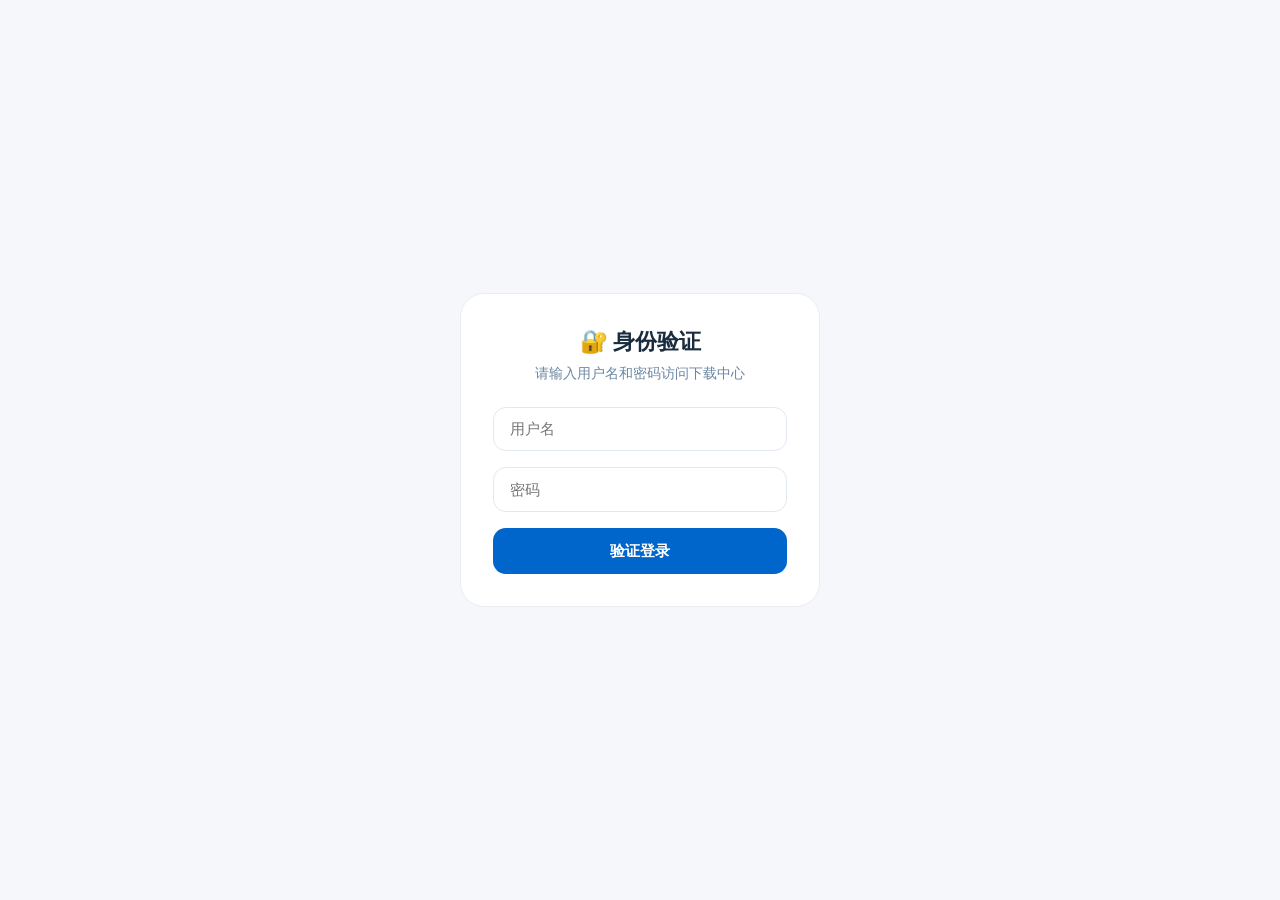
<file: download.html>
<!DOCTYPE html>
<html lang="zh-CN">

<head>
    <meta charset="UTF-8">
    <meta name="viewport" content="width=device-width, initial-scale=1.0, user-scalable=yes">
    <link rel="icon" type="image/png" href="https://i.imgs.ovh/2026/05/02/bf29034af039328180ea8abd6d6abba5.png">
    <title>下载中心 · CyberWhale</title>
    <link
        href="https://fonts.googleapis.com/css2?family=Inter:opsz,wght@14..32,300;14..32,400;14..32,500;14..32,600;14..32,700&display=swap"
        rel="stylesheet">
    <style>
        * {
            margin: 0;
            padding: 0;
            box-sizing: border-box;
        }

        body {
            font-family: 'Inter', sans-serif;
            background: #f5f7fb;
            color: #1a2c3e;
        }

        .top-toolbar {
            position: fixed;
            top: 0;
            left: 0;
            width: 100%;
            background: rgba(255, 255, 255, 0.96);
            backdrop-filter: blur(12px);
            z-index: 100;
            padding: 0.7rem 1.5rem;
            box-shadow: 0 1px 3px rgba(0, 0, 0, 0.05);
            border-bottom: 1px solid #e2e8f0;
        }

        .toolbar-container {
            max-width: 1400px;
            margin: 0 auto;
            display: flex;
            flex-wrap: wrap;
            justify-content: space-between;
            align-items: center;
            gap: 0.8rem;
        }

        .logo-area {
            font-weight: 700;
            font-size: 1.3rem;
            background: linear-gradient(135deg, #0066cc, #0099ff);
            background-clip: text;
            -webkit-background-clip: text;
            color: transparent;
            text-decoration: none;
            white-space: nowrap;
        }

        .nav-links {
            display: flex;
            gap: 1.5rem;
            align-items: center;
            flex-wrap: wrap;
        }

        .nav-item {
            text-decoration: none;
            font-weight: 500;
            font-size: 0.9rem;
            color: #4a5568;
            padding: 0.3rem 0.6rem;
            border-radius: 40px;
            transition: all 0.2s;
        }

        .nav-item:hover {
            background: rgba(0, 100, 200, 0.08);
            color: #0066cc;
        }

        .nav-item.active {
            color: #0066cc;
            background: rgba(0, 100, 200, 0.1);
        }

        .user-area {
            display: flex;
            align-items: center;
            gap: 0.6rem;
            flex-wrap: nowrap;
        }

        .user-info {
            font-size: 0.8rem;
            color: #1e2f3e;
            background: rgba(0, 100, 200, 0.08);
            padding: 0.25rem 0.8rem;
            border-radius: 40px;
            white-space: nowrap;
        }

        .admin-btn {
            background: #0066cc;
            color: white;
            border: none;
            padding: 0.25rem 0.8rem;
            border-radius: 40px;
            font-size: 0.75rem;
            font-weight: 500;
            cursor: pointer;
            transition: all 0.2s;
            white-space: nowrap;
        }

        .admin-btn:hover {
            background: #0052a3;
            transform: translateY(-1px);
        }

        .user-btn {
            background: #28a745;
            color: white;
            border: none;
            padding: 0.25rem 0.8rem;
            border-radius: 40px;
            font-size: 0.75rem;
            font-weight: 500;
            cursor: pointer;
            white-space: nowrap;
        }

        .user-btn:hover {
            background: #218838;
            transform: translateY(-1px);
        }

        .logout-btn {
            background: transparent;
            color: #6c86a3;
            border: 1px solid #e2e8f0;
            padding: 0.25rem 0.8rem;
            border-radius: 40px;
            font-size: 0.75rem;
            cursor: pointer;
            white-space: nowrap;
        }

        .logout-btn:hover {
            background: #e53e3e;
            color: white;
            border-color: #e53e3e;
        }

        .modal-overlay {
            position: fixed;
            top: 0;
            left: 0;
            width: 100%;
            height: 100%;
            background: rgba(0, 0, 0, 0.5);
            z-index: 300;
            display: flex;
            align-items: center;
            justify-content: center;
            backdrop-filter: blur(4px);
        }

        .modal {
            background: white;
            border-radius: 1rem;
            padding: 1.5rem;
            width: 90%;
            max-width: 650px;
            max-height: 85vh;
            overflow-y: auto;
            box-shadow: 0 20px 35px -10px rgba(0, 0, 0, 0.2);
        }

        .modal h3 {
            font-size: 1.2rem;
            margin-bottom: 1rem;
            color: #1a2c3e;
        }

        .modal input,
        .modal select {
            width: 100%;
            padding: 0.6rem 0.8rem;
            border: 1px solid #e2e8f0;
            border-radius: 0.6rem;
            font-size: 0.85rem;
            margin-bottom: 0.6rem;
            outline: none;
        }

        .modal input:focus,
        .modal select:focus {
            border-color: #0066cc;
        }

        .modal-buttons {
            display: flex;
            gap: 1rem;
            justify-content: flex-end;
            margin-top: 1rem;
        }

        .modal-buttons button {
            padding: 0.5rem 1.2rem;
            border-radius: 0.5rem;
            cursor: pointer;
            border: none;
            font-size: 0.85rem;
        }

        .modal-confirm {
            background: #0066cc;
            color: white;
        }

        .modal-cancel {
            background: #e2e8f0;
            color: #4a5568;
        }

        .user-list,
        .app-list {
            margin: 1rem 0;
            max-height: 300px;
            overflow-y: auto;
            border: 1px solid #e2e8f0;
            border-radius: 0.6rem;
        }

        .user-item,
        .app-item {
            display: flex;
            justify-content: space-between;
            align-items: center;
            padding: 0.6rem 1rem;
            border-bottom: 1px solid #edf2f7;
        }

        .app-name {
            font-weight: 600;
            font-size: 0.9rem;
        }

        .app-category {
            font-size: 0.7rem;
            color: #6c86a3;
            margin-left: 0.5rem;
        }

        .app-actions {
            display: flex;
            gap: 0.5rem;
        }

        .edit-app-btn,
        .delete-app-btn,
        .delete-user-btn,
        .edit-pwd-btn,
        .edit-role-btn {
            background: #0066cc;
            color: white;
            border: none;
            padding: 0.2rem 0.7rem;
            border-radius: 30px;
            font-size: 0.7rem;
            cursor: pointer;
        }

        .delete-app-btn,
        .delete-user-btn {
            background: #e53e3e;
        }

        .edit-pwd-btn {
            background: #ffc107;
            color: #1a2c3e;
        }

        .edit-role-btn {
            background: #17a2b8;
        }

        .edit-pwd-btn:hover {
            background: #e0a800;
        }

        .edit-role-btn:hover {
            background: #138496;
        }

        .login-overlay {
            position: fixed;
            top: 0;
            left: 0;
            width: 100%;
            height: 100%;
            background: #f5f7fb;
            z-index: 200;
            display: flex;
            align-items: center;
            justify-content: center;
        }

        .login-card {
            background: white;
            padding: 2rem;
            border-radius: 1.5rem;
            text-align: center;
            width: 90%;
            max-width: 360px;
            border: 1px solid #e9edf2;
        }

        .login-card h2 {
            font-size: 1.4rem;
            margin-bottom: 0.5rem;
        }

        .login-card p {
            color: #6c86a3;
            font-size: 0.85rem;
            margin-bottom: 1.5rem;
        }

        .login-input {
            width: 100%;
            padding: 0.8rem 1rem;
            border: 1px solid #e2e8f0;
            border-radius: 0.8rem;
            font-size: 0.95rem;
            margin-bottom: 1rem;
            outline: none;
        }

        .login-btn {
            width: 100%;
            background: #0066cc;
            color: white;
            border: none;
            padding: 0.8rem;
            border-radius: 0.8rem;
            font-size: 0.95rem;
            font-weight: 600;
            cursor: pointer;
        }

        .error-msg {
            color: #e53e3e;
            font-size: 0.8rem;
            margin-top: 1rem;
            display: none;
        }

        .main-content {
            display: none;
        }

        .container {
            max-width: 1400px;
            margin: 0 auto;
            padding: 6rem 2rem 2rem;
        }

        .page-header {
            margin-bottom: 1.5rem;
        }

        h1 {
            font-size: 1.8rem;
            font-weight: 700;
            margin-bottom: 0.2rem;
        }

        .subtitle {
            color: #6c86a3;
            font-size: 0.85rem;
        }

        .category {
            margin-bottom: 2rem;
            background: white;
            border-radius: 1rem;
            overflow-x: auto;
            border: 1px solid #e9edf2;
        }

        .category-title {
            font-size: 1.1rem;
            font-weight: 600;
            padding: 0.8rem 1.2rem;
            background: #f8fafc;
            border-bottom: 2px solid #e2e8f0;
        }

        .software-table {
            width: 100%;
            min-width: 800px;
            border-collapse: collapse;
        }

        .software-table th {
            text-align: left;
            padding: 0.7rem 0.6rem;
            background: #f9fafb;
            font-weight: 600;
            font-size: 0.7rem;
            color: #4a5568;
            border-bottom: 1px solid #e2e8f0;
        }

        .software-table td {
            padding: 0.7rem 0.6rem;
            border-bottom: 1px solid #edf2f7;
            font-size: 0.8rem;
        }

        .software-name {
            font-weight: 600;
            white-space: nowrap;
        }

        .download-btn {
            background: #0066cc;
            color: white;
            border: none;
            padding: 0.2rem 0.7rem;
            border-radius: 30px;
            font-size: 0.65rem;
            cursor: pointer;
        }

        .download-btn.mac-intel {
            background: #5a67d8;
        }

        .download-btn.mac-apple {
            background: #805ad5;
        }

        .download-btn.linux {
            background: #2b6cb0;
        }

        .version-badge {
            background: #e2e8f0;
            color: #2d3748;
            padding: 0.15rem 0.5rem;
            border-radius: 20px;
            font-size: 0.7rem;
            white-space: nowrap;
        }

        .date-text {
            font-size: 0.7rem;
            color: #6c86a3;
        }

        .source-link {
            color: #6c86a3;
            text-decoration: none;
            font-size: 0.7rem;
        }

        .source-link:hover {
            color: #0066cc;
            text-decoration: underline;
        }

        .back-link {
            margin-top: 1.5rem;
            display: inline-block;
            color: #6c86a3;
            text-decoration: none;
            font-size: 0.8rem;
        }

        .back-link:hover {
            color: #0066cc;
        }

        footer {
            text-align: center;
            padding: 1.5rem;
            font-size: 0.65rem;
            color: #8a9bb0;
            border-top: 1px solid #e2e8f0;
            margin-top: 1rem;
        }

        @media (max-width: 950px) {
            .toolbar-container {
                flex-wrap: wrap;
                justify-content: center;
            }

            .user-area {
                gap: 0.4rem;
            }

            .admin-btn,
            .user-btn,
            .logout-btn,
            .user-info {
                padding: 0.2rem 0.5rem;
                font-size: 0.65rem;
            }

            .logo-area {
                font-size: 1.1rem;
            }

            .nav-links {
                gap: 0.8rem;
            }
        }
    </style>
</head>

<body>

    <div class="top-toolbar">
        <div class="toolbar-container">
            <a href="https://cyberwhale.net" class="logo-area">🐋 CyberWhale · 深海回响</a>
            <div class="nav-links">
                <a href="https://cyberwhale.net" class="nav-item">🏠 首页</a>
                <a href="https://about.cyberwhale.net" class="nav-item">✨ About Me</a>
                <a href="https://cyberwhale.net/ai" class="nav-item">🤖 Cyberwhale AI</a>
                <a href="#" class="nav-item active">📦 下载中心</a>
            </div>
            <div class="user-area" id="userArea"></div>
        </div>
    </div>

    <div class="login-overlay" id="loginOverlay">
        <div class="login-card">
            <h2>🔐 身份验证</h2>
            <p>请输入用户名和密码访问下载中心</p>
            <input type="text" class="login-input" id="usernameInput" placeholder="用户名">
            <input type="password" class="login-input" id="passwordInput" placeholder="密码">
            <button class="login-btn" id="loginBtn">验证登录</button>
            <div class="error-msg" id="errorMsg">用户名或密码错误，请重试</div>
        </div>
    </div>

    <div class="main-content" id="mainContent">
        <div class="container" id="appContainer"></div>
        <footer>© 2026 CyberWhale · 深海漫游者 | 下载链接均为官方渠道</footer>
    </div>

    <script>
        // ==================== GitHub 数据同步配置 ====================
        // 数据文件地址（公开读取，不需要 token）
        const DATA_URL = 'https://raw.githubusercontent.com/sec-whale/cyberwhale.github.io/main/data.json';

        // 全局数据
        let appData = {
            categories: ['应用', 'ISO'],
            apps: []
        };
        let usersData = [];

        // ==================== 从 GitHub 读取数据 ====================
        async function loadDataFromGitHub() {
            try {
                const response = await fetch(DATA_URL);
                if (response.ok) {
                    const data = await response.json();
                    if (data.apps) appData.apps = data.apps;
                    if (data.users) usersData = data.users;
                    if (data.categories) appData.categories = data.categories;
                    return true;
                } else {
                    console.log('读取失败，使用默认数据');
                    useDefaultData();
                    return false;
                }
            } catch (e) {
                console.log('网络错误，使用默认数据', e);
                useDefaultData();
                return false;
            }
        }

        function useDefaultData() {
            usersData = [
                { username: 'admin', password: 'admin', role: 'admin' }
            ];
            appData.apps = [
                { id: '1', name: 'VS Code', type: 'app', category: '应用', version: '1.99.0', date: '2025-04', source: 'Microsoft', sourceUrl: 'https://code.visualstudio.com/', win: 'https://code.visualstudio.com/download#windows', macIntel: 'https://code.visualstudio.com/download#macos-intel', macApple: 'https://code.visualstudio.com/download#macos-arm', linux: 'https://code.visualstudio.com/download#linux', iso: '', icon: '💻' },
                { id: '2', name: 'Python', type: 'app', category: '应用', version: '3.13.2', date: '2025-02', source: 'Python.org', sourceUrl: 'https://python.org/', win: 'https://www.python.org/downloads/windows/', macIntel: 'https://www.python.org/downloads/macos/', macApple: 'https://www.python.org/downloads/macos/', linux: 'https://www.python.org/downloads/source/', iso: '', icon: '🐍' },
                { id: '3', name: 'Git', type: 'app', category: '应用', version: '2.49.0', date: '2025-01', source: 'Git SCM', sourceUrl: 'https://git-scm.com/', win: 'https://git-scm.com/download/win', macIntel: 'https://git-scm.com/download/mac', macApple: 'https://git-scm.com/download/mac', linux: 'https://git-scm.com/download/linux', iso: '', icon: '📦' },
                { id: '4', name: 'Dev-C++', type: 'app', category: '应用', version: '5.11', date: '2015-04', source: 'SourceForge', sourceUrl: 'https://sourceforge.net/projects/orwelldevcpp/', win: 'https://sourceforge.net/projects/orwelldevcpp/files/Release%20Setup/Dev-Cpp%205.11%20TDM-GCC%204.9.2%20Setup.exe/download', macIntel: '', macApple: '', linux: '', iso: '', icon: '📝' },
                { id: '5', name: '7-Zip', type: 'app', category: '应用', version: '24.09', date: '2024-11', source: '7-zip.org', sourceUrl: 'https://7-zip.org/', win: 'https://www.7-zip.org/download.html', macIntel: '', macApple: '', linux: 'https://www.7-zip.org/download.html', iso: '', icon: '🗜️' },
                { id: '6', name: 'OBS Studio', type: 'app', category: '应用', version: '31.0.2', date: '2025-03', source: 'OBS Project', sourceUrl: 'https://obsproject.com/', win: 'https://obsproject.com/download#windows', macIntel: 'https://obsproject.com/download#macos', macApple: 'https://obsproject.com/download#macos', linux: 'https://obsproject.com/download#linux', iso: '', icon: '🎥' },
                { id: '7', name: 'Everything', type: 'app', category: '应用', version: '1.4.1', date: '2024-12', source: 'voidtools', sourceUrl: 'https://voidtools.com/', win: 'https://www.voidtools.com/downloads/', macIntel: '', macApple: '', linux: '', iso: '', icon: '🔍' },
                { id: '8', name: 'Ubuntu 24.04 LTS', type: 'iso', category: 'ISO', version: '24.04', date: '2025-04', source: 'Ubuntu', sourceUrl: 'https://ubuntu.com/', win: '', macIntel: '', macApple: '', linux: '', iso: 'https://releases.ubuntu.com/24.04/ubuntu-24.04-desktop-amd64.iso', icon: '🖥️' },
                { id: '9', name: 'Windows 11', type: 'iso', category: 'ISO', version: '23H2', date: '2025-02', source: 'Microsoft', sourceUrl: 'https://www.microsoft.com/', win: '', macIntel: '', macApple: '', linux: '', iso: 'https://www.microsoft.com/software-download/windows11', icon: '🪟' },
                { id: '10', name: 'Debian 12', type: 'iso', category: 'ISO', version: '12.5', date: '2025-03', source: 'Debian', sourceUrl: 'https://www.debian.org/', win: '', macIntel: '', macApple: '', linux: '', iso: 'https://cdimage.debian.org/debian-cd/current/amd64/iso-cd/debian-12.5.0-amd64-netinst.iso', icon: '🐧' }
            ];
        }

        // 获取用户列表
        function getUsers() { return usersData; }
        function validateUser(username, password) { return usersData.find(u => u.username === username && u.password === password) || null; }

        // 注意：以下修改功能需要手动编辑 data.json 文件
        // 因为 GitHub Pages 不能直接写入文件
        function addUser(username, password, role) {
            alert('⚠️ 提示：添加用户需要手动编辑 data.json 文件\n\n请在 GitHub 仓库中找到 data.json，添加以下内容：\n{"username":"' + username + '","password":"' + password + '","role":"' + role + '"}');
            return false;
        }
        function deleteUser(username) {
            if (username === 'admin') { alert('不能删除 admin 账号'); return false; }
            alert('⚠️ 提示：删除用户需要手动编辑 data.json 文件\n\n请在 GitHub 仓库中删除该用户的信息');
            return false;
        }
        function changePassword(username, newPassword) {
            alert('⚠️ 提示：修改密码需要手动编辑 data.json 文件\n\n请在 GitHub 仓库中找到用户 ' + username + '，修改 password 字段');
            return false;
        }
        function changeRole(username, newRole) {
            alert('⚠️ 提示：修改角色需要手动编辑 data.json 文件\n\n请在 GitHub 仓库中找到用户 ' + username + '，修改 role 字段');
            return false;
        }

        // 渲染页面
        function renderMainPage() {
            const container = document.getElementById('appContainer');
            if (!container) return;

            const appApps = appData.apps.filter(a => a.type === 'app');
            const isoApps = appData.apps.filter(a => a.type === 'iso');

            let html = `<div class="page-header"><h1>📦 下载中心</h1><div class="subtitle">赛博鲸鱼百宝箱</div></div>`;

            if (appApps.length > 0) {
                html += `<div class="category"><div class="category-title">📱 应用</div>`;
                html += `<table class="software-table"><thead><tr>
                    <th>软件</th><th>版本</th><th>更新日期</th><th>来源</th>
                    <th>Windows</th><th>macOS Intel</th><th>macOS Apple</th><th>Linux</th>
                </tr></thead><tbody>`;
                for (let app of appApps) {
                    html += `<tr>
                        <td class="software-name">${app.icon || '📎'} ${app.name}</td>
                        <td><span class="version-badge">${app.version}</span></td>
                        <td class="date-text">${app.date}</td>
                        <td><a href="#" class="source-link" data-url="${app.sourceUrl}">${app.source}</a></td>
                        <td>${app.win ? `<button class="download-btn" data-url="${app.win}">Win</button>` : '<span class="version-badge">—</span>'}</td>
                        <td>${app.macIntel ? `<button class="download-btn mac-intel" data-url="${app.macIntel}">macOS Intel</button>` : '<span class="version-badge">—</span>'}</td>
                        <td>${app.macApple ? `<button class="download-btn mac-apple" data-url="${app.macApple}">macOS Apple</button>` : '<span class="version-badge">—</span>'}</td>
                        <td>${app.linux ? `<button class="download-btn linux" data-url="${app.linux}">Linux</button>` : '<span class="version-badge">—</span>'}</td>
                    </tr>`;
                }
                html += `</tbody></table></div>`;
            }

            if (isoApps.length > 0) {
                html += `<div class="category"><div class="category-title">💿 ISO 镜像</div>`;
                html += `<table class="software-table"><thead><tr>
                    <th>名称</th><th>版本</th><th>更新日期</th><th>来源</th>
                    <th>ISO 下载</th>
                </tr></thead><tbody>`;
                for (let app of isoApps) {
                    html += `<tr>
                        <td class="software-name">${app.icon || '💿'} ${app.name}</td>
                        <td><span class="version-badge">${app.version}</span></td>
                        <td class="date-text">${app.date}</td>
                        <td><a href="#" class="source-link" data-url="${app.sourceUrl}">${app.source}</a></td>
                        <td>${app.iso ? `<button class="download-btn" data-url="${app.iso}">ISO</button>` : '<span class="version-badge">—</span>'}</td>
                    </tr>`;
                }
                html += `</tbody></table></div>`;
            }

            html += `<a href="https://cyberwhale.net" class="back-link">← 返回首页</a>`;
            container.innerHTML = html;
            document.querySelectorAll('.download-btn').forEach(btn => {
                btn.addEventListener('click', (e) => { e.preventDefault(); const url = btn.getAttribute('data-url'); if (url) window.open(url, '_blank'); });
            });
            document.querySelectorAll('.source-link').forEach(link => {
                link.addEventListener('click', (e) => { e.preventDefault(); const url = link.getAttribute('data-url'); if (url) window.open(url, '_blank'); });
            });
        }

        // ==================== 用户登录 ====================
        let currentUser = null;
        const loginOverlay = document.getElementById('loginOverlay');
        const mainContent = document.getElementById('mainContent');
        const usernameInput = document.getElementById('usernameInput');
        const passwordInput = document.getElementById('passwordInput');
        const loginBtn = document.getElementById('loginBtn');
        const errorMsg = document.getElementById('errorMsg');
        const userArea = document.getElementById('userArea');

        function renderUserArea() {
            if (!currentUser) return;
            const isAdmin = currentUser.role === 'admin';
            userArea.innerHTML = `
                <span class="user-info">👤 ${currentUser.username}${isAdmin ? '(管理员)' : ''}</span>
                ${!isAdmin ? '<button class="user-btn" id="changePwdBtn">🔑 修改密码</button>' : ''}
                <button class="logout-btn" id="logoutBtn">🚪 退出</button>
            `;
            if (!isAdmin) {
                document.getElementById('changePwdBtn')?.addEventListener('click', () => alert('修改密码需要手动编辑 data.json 文件'));
            }
            document.getElementById('logoutBtn')?.addEventListener('click', logout);
        }

        function logout() {
            currentUser = null;
            sessionStorage.removeItem('cyberwhale_current_user');
            loginOverlay.style.display = 'flex';
            mainContent.style.display = 'none';
            if (usernameInput) usernameInput.value = '';
            if (passwordInput) passwordInput.value = '';
            if (errorMsg) errorMsg.style.display = 'none';
        }

        function doLogin() {
            const user = validateUser(usernameInput.value.trim(), passwordInput.value);
            if (user) {
                currentUser = user;
                sessionStorage.setItem('cyberwhale_current_user', JSON.stringify(user));
                loginOverlay.style.display = 'none';
                mainContent.style.display = 'block';
                renderUserArea();
                errorMsg.style.display = 'none';
            } else {
                errorMsg.style.display = 'block';
                usernameInput.value = ''; passwordInput.value = ''; usernameInput.focus();
            }
        }

        // ==================== 初始化 ====================
        async function init() {
            // 显示加载提示
            const container = document.getElementById('appContainer');
            if (container) container.innerHTML = '<div style="text-align:center; padding:3rem;">📡 正在加载数据...</div>';

            await loadDataFromGitHub();
            renderMainPage();

            const savedUser = sessionStorage.getItem('cyberwhale_current_user');
            if (savedUser) {
                try {
                    const user = JSON.parse(savedUser);
                    if (validateUser(user.username, user.password)) {
                        currentUser = user;
                        loginOverlay.style.display = 'none';
                        mainContent.style.display = 'block';
                        renderUserArea();
                    } else { loginOverlay.style.display = 'flex'; }
                } catch (e) { loginOverlay.style.display = 'flex'; }
            } else { loginOverlay.style.display = 'flex'; }
        }

        if (loginBtn) loginBtn.addEventListener('click', doLogin);
        if (usernameInput) usernameInput.addEventListener('keypress', (e) => { if (e.key === 'Enter') doLogin(); });
        if (passwordInput) passwordInput.addEventListener('keypress', (e) => { if (e.key === 'Enter') doLogin(); });

        init();
    </script>
</body>

</html>
</file>
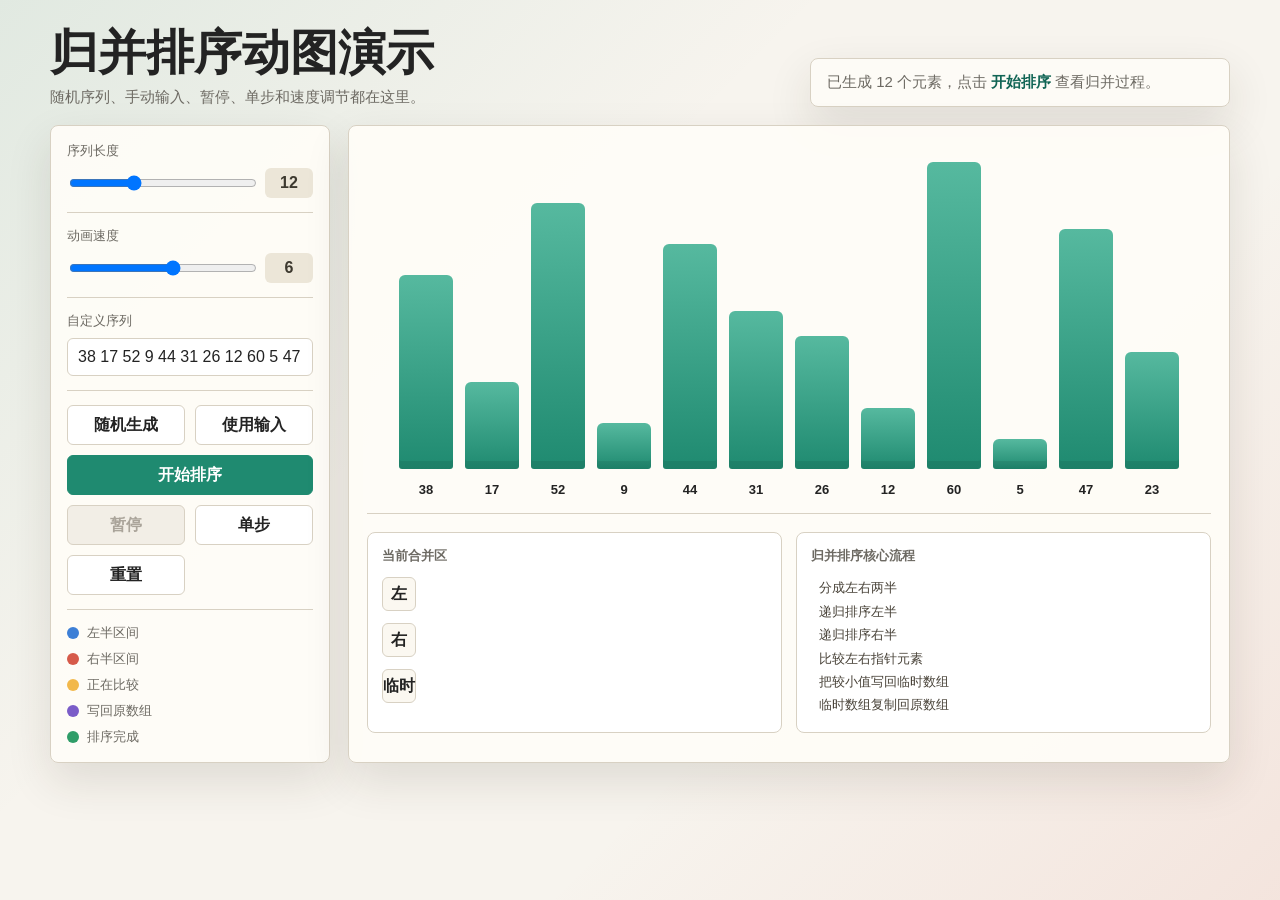
<file: guibing.html>
<!DOCTYPE html>
<html lang="zh-CN">
<head>
  <meta charset="UTF-8">
  <meta name="viewport" content="width=device-width, initial-scale=1.0">
  <title>归并排序动图演示</title>
  <style>
    :root {
      --bg: #f7f4ee;
      --ink: #232323;
      --muted: #6d6a63;
      --line: #d8d1c3;
      --panel: #fffdf8;
      --accent: #1f8a70;
      --accent-dark: #116555;
      --left: #3d7fd6;
      --right: #d65a4a;
      --compare: #f2b84b;
      --write: #7a5cc8;
      --done: #2f9d68;
      --shadow: 0 18px 45px rgba(52, 43, 28, 0.12);
    }

    * {
      box-sizing: border-box;
    }

    body {
      margin: 0;
      min-height: 100vh;
      font-family: "Microsoft YaHei", "PingFang SC", Arial, sans-serif;
      color: var(--ink);
      background:
        linear-gradient(135deg, rgba(31, 138, 112, 0.10), transparent 38%),
        linear-gradient(315deg, rgba(214, 90, 74, 0.10), transparent 34%),
        var(--bg);
    }

    main {
      width: min(1180px, calc(100% - 32px));
      margin: 0 auto;
      padding: 28px 0 36px;
    }

    header {
      display: flex;
      align-items: flex-end;
      justify-content: space-between;
      gap: 20px;
      margin-bottom: 18px;
    }

    h1 {
      margin: 0;
      font-size: clamp(28px, 4vw, 48px);
      line-height: 1.05;
      letter-spacing: 0;
    }

    .subtitle {
      margin: 10px 0 0;
      color: var(--muted);
      font-size: 15px;
    }

    .status {
      min-width: min(420px, 100%);
      padding: 14px 16px;
      border: 1px solid var(--line);
      border-radius: 8px;
      background: rgba(255, 253, 248, 0.82);
      box-shadow: var(--shadow);
      font-size: 15px;
      color: var(--muted);
    }

    .status strong {
      color: var(--accent-dark);
    }

    .workspace {
      display: grid;
      grid-template-columns: 280px minmax(0, 1fr);
      gap: 18px;
      align-items: stretch;
    }

    .controls,
    .board {
      border: 1px solid var(--line);
      border-radius: 8px;
      background: rgba(255, 253, 248, 0.92);
      box-shadow: var(--shadow);
    }

    .controls {
      padding: 16px;
    }

    .group {
      padding: 14px 0;
      border-bottom: 1px solid var(--line);
    }

    .group:first-child {
      padding-top: 0;
    }

    .group:last-child {
      border-bottom: 0;
      padding-bottom: 0;
    }

    label {
      display: block;
      margin-bottom: 8px;
      color: var(--muted);
      font-size: 13px;
    }

    input[type="range"],
    input[type="text"] {
      width: 100%;
    }

    input[type="text"] {
      height: 38px;
      padding: 0 10px;
      border: 1px solid var(--line);
      border-radius: 6px;
      font: inherit;
      color: var(--ink);
      background: white;
    }

    .range-row {
      display: grid;
      grid-template-columns: 1fr 48px;
      gap: 10px;
      align-items: center;
    }

    .value-chip {
      display: inline-flex;
      justify-content: center;
      align-items: center;
      min-height: 30px;
      border-radius: 6px;
      background: #ece6d8;
      font-weight: 700;
      color: #3d392f;
    }

    .button-grid {
      display: grid;
      grid-template-columns: 1fr 1fr;
      gap: 10px;
    }

    button {
      min-height: 40px;
      border: 1px solid var(--line);
      border-radius: 6px;
      background: white;
      color: var(--ink);
      font: inherit;
      font-weight: 700;
      cursor: pointer;
      transition: transform 0.15s ease, background 0.15s ease, border-color 0.15s ease;
    }

    button:hover:not(:disabled) {
      transform: translateY(-1px);
      border-color: #b8ad98;
      background: #faf7ef;
    }

    button:disabled {
      cursor: not-allowed;
      color: #aaa49a;
      background: #f2eee6;
    }

    .primary {
      grid-column: span 2;
      border-color: var(--accent);
      background: var(--accent);
      color: white;
    }

    .primary:hover:not(:disabled) {
      background: var(--accent-dark);
      border-color: var(--accent-dark);
    }

    .legend {
      display: grid;
      gap: 8px;
      margin: 0;
      padding: 0;
      list-style: none;
      font-size: 13px;
      color: var(--muted);
    }

    .legend li {
      display: flex;
      align-items: center;
      gap: 8px;
    }

    .dot {
      width: 12px;
      height: 12px;
      border-radius: 50%;
      background: var(--accent);
    }

    .board {
      position: relative;
      min-height: 620px;
      padding: 18px;
      overflow: hidden;
    }

    .array-wrap {
      height: 370px;
      padding: 18px 12px 44px;
      border-bottom: 1px solid var(--line);
      display: flex;
      align-items: flex-end;
      justify-content: center;
      gap: clamp(4px, 1vw, 12px);
    }

    .bar-slot {
      position: relative;
      flex: 1 1 0;
      max-width: 54px;
      height: 100%;
      display: flex;
      align-items: flex-end;
      justify-content: center;
    }

    .bar {
      width: 100%;
      min-width: 18px;
      border-radius: 6px 6px 3px 3px;
      background: linear-gradient(180deg, #56b99f, var(--accent));
      box-shadow: inset 0 -8px 0 rgba(0, 0, 0, 0.08);
      transition: height 0.28s ease, background 0.2s ease, transform 0.2s ease;
    }

    .bar.left {
      background: linear-gradient(180deg, #71a9ed, var(--left));
    }

    .bar.right {
      background: linear-gradient(180deg, #ef887d, var(--right));
    }

    .bar.compare {
      background: linear-gradient(180deg, #ffd97a, var(--compare));
      transform: translateY(-10px);
    }

    .bar.write {
      background: linear-gradient(180deg, #aa8cf0, var(--write));
      transform: translateY(-16px);
    }

    .bar.done {
      background: linear-gradient(180deg, #65c991, var(--done));
    }

    .bar-value {
      position: absolute;
      bottom: -28px;
      width: 100%;
      text-align: center;
      font-size: 13px;
      font-weight: 700;
      color: var(--ink);
    }

    .range-marker {
      position: absolute;
      top: 18px;
      height: 336px;
      border: 2px solid rgba(122, 92, 200, 0.48);
      border-radius: 8px;
      pointer-events: none;
      transition: left 0.25s ease, width 0.25s ease, opacity 0.2s ease;
    }

    .trace {
      display: grid;
      grid-template-columns: 1fr 1fr;
      gap: 14px;
      padding-top: 18px;
    }

    .trace-panel {
      min-height: 180px;
      border: 1px solid var(--line);
      border-radius: 8px;
      padding: 14px;
      background: white;
    }

    .trace-title {
      margin: 0 0 12px;
      color: var(--muted);
      font-size: 13px;
      font-weight: 700;
    }

    .merge-row {
      display: flex;
      flex-wrap: wrap;
      gap: 8px;
      min-height: 34px;
      margin-bottom: 12px;
    }

    .cell {
      min-width: 34px;
      height: 34px;
      display: inline-flex;
      align-items: center;
      justify-content: center;
      border: 1px solid var(--line);
      border-radius: 6px;
      background: #fbf8f1;
      font-weight: 700;
    }

    .cell.left {
      border-color: rgba(61, 127, 214, 0.55);
      background: rgba(61, 127, 214, 0.12);
    }

    .cell.right {
      border-color: rgba(214, 90, 74, 0.55);
      background: rgba(214, 90, 74, 0.12);
    }

    .cell.write {
      border-color: rgba(122, 92, 200, 0.65);
      background: rgba(122, 92, 200, 0.14);
    }

    .code {
      margin: 0;
      padding: 0;
      list-style: none;
      font-family: Consolas, "Courier New", monospace;
      font-size: 13px;
      line-height: 1.8;
      color: #484238;
    }

    .code li {
      padding: 0 8px;
      border-radius: 5px;
    }

    .code li.active {
      background: rgba(242, 184, 75, 0.24);
      color: #1e1b16;
      font-weight: 700;
    }

    @media (max-width: 860px) {
      header,
      .workspace {
        grid-template-columns: 1fr;
      }

      header {
        display: block;
      }

      .status {
        margin-top: 16px;
      }

      .board {
        min-height: auto;
      }

      .array-wrap {
        height: 300px;
        padding-left: 4px;
        padding-right: 4px;
      }

      .trace {
        grid-template-columns: 1fr;
      }
    }
  </style>
</head>
<body>
  <main>
    <header>
      <div>
        <h1>归并排序动图演示</h1>
        <p class="subtitle">随机序列、手动输入、暂停、单步和速度调节都在这里。</p>
      </div>
      <div class="status" id="status">点击 <strong>随机生成</strong> 或 <strong>开始排序</strong>。</div>
    </header>

    <section class="workspace">
      <aside class="controls">
        <div class="group">
          <label for="size">序列长度</label>
          <div class="range-row">
            <input id="size" type="range" min="6" max="24" value="12">
            <span class="value-chip" id="sizeValue">12</span>
          </div>
        </div>

        <div class="group">
          <label for="speed">动画速度</label>
          <div class="range-row">
            <input id="speed" type="range" min="1" max="10" value="6">
            <span class="value-chip" id="speedValue">6</span>
          </div>
        </div>

        <div class="group">
          <label for="manual">自定义序列</label>
          <input id="manual" type="text" value="38 17 52 9 44 31 26 12 60 5 47 23">
        </div>

        <div class="group">
          <div class="button-grid">
            <button id="randomBtn">随机生成</button>
            <button id="applyBtn">使用输入</button>
            <button id="startBtn" class="primary">开始排序</button>
            <button id="pauseBtn">暂停</button>
            <button id="stepBtn">单步</button>
            <button id="resetBtn">重置</button>
          </div>
        </div>

        <div class="group">
          <ul class="legend">
            <li><span class="dot" style="background: var(--left)"></span> 左半区间</li>
            <li><span class="dot" style="background: var(--right)"></span> 右半区间</li>
            <li><span class="dot" style="background: var(--compare)"></span> 正在比较</li>
            <li><span class="dot" style="background: var(--write)"></span> 写回原数组</li>
            <li><span class="dot" style="background: var(--done)"></span> 排序完成</li>
          </ul>
        </div>
      </aside>

      <section class="board">
        <div class="array-wrap" id="arrayWrap">
          <div class="range-marker" id="rangeMarker"></div>
        </div>

        <div class="trace">
          <div class="trace-panel">
            <p class="trace-title">当前合并区</p>
            <div class="merge-row" id="leftRow"></div>
            <div class="merge-row" id="rightRow"></div>
            <div class="merge-row" id="tempRow"></div>
          </div>

          <div class="trace-panel">
            <p class="trace-title">归并排序核心流程</p>
            <ol class="code" id="code">
              <li data-line="split">分成左右两半</li>
              <li data-line="left">递归排序左半</li>
              <li data-line="right">递归排序右半</li>
              <li data-line="compare">比较左右指针元素</li>
              <li data-line="write">把较小值写回临时数组</li>
              <li data-line="copy">临时数组复制回原数组</li>
            </ol>
          </div>
        </div>
      </section>
    </section>
  </main>

  <script>
    const state = {
      array: [],
      original: [],
      steps: [],
      index: 0,
      playing: false,
      timer: null,
      active: {},
      done: false
    };

    const els = {
      size: document.querySelector("#size"),
      sizeValue: document.querySelector("#sizeValue"),
      speed: document.querySelector("#speed"),
      speedValue: document.querySelector("#speedValue"),
      manual: document.querySelector("#manual"),
      randomBtn: document.querySelector("#randomBtn"),
      applyBtn: document.querySelector("#applyBtn"),
      startBtn: document.querySelector("#startBtn"),
      pauseBtn: document.querySelector("#pauseBtn"),
      stepBtn: document.querySelector("#stepBtn"),
      resetBtn: document.querySelector("#resetBtn"),
      arrayWrap: document.querySelector("#arrayWrap"),
      rangeMarker: document.querySelector("#rangeMarker"),
      status: document.querySelector("#status"),
      leftRow: document.querySelector("#leftRow"),
      rightRow: document.querySelector("#rightRow"),
      tempRow: document.querySelector("#tempRow"),
      code: document.querySelector("#code")
    };

    function randomArray(size) {
      return Array.from({ length: size }, () => Math.floor(Math.random() * 91) + 8);
    }

    function parseManual() {
      return els.manual.value
        .split(/[\s,，]+/)
        .map(Number)
        .filter(Number.isFinite)
        .slice(0, 24);
    }

    function setArray(next) {
      state.array = next.slice();
      state.original = next.slice();
      state.steps = buildSteps(next);
      state.index = 0;
      state.playing = false;
      state.active = {};
      state.done = false;
      stopTimer();
      render();
      setStatus(`已生成 ${next.length} 个元素，点击 <strong>开始排序</strong> 查看归并过程。`);
    }

    function buildSteps(source) {
      const arr = source.slice();
      const steps = [];

      function snapshot(type, detail) {
        steps.push({
          type,
          array: arr.slice(),
          ...detail
        });
      }

      function mergeSort(l, r) {
        if (l >= r) return;
        const mid = Math.floor((l + r) / 2);
        snapshot("split", { l, mid, r, line: "split" });
        mergeSort(l, mid);
        snapshot("leftDone", { l, mid, r, line: "left" });
        mergeSort(mid + 1, r);
        snapshot("rightDone", { l, mid, r, line: "right" });
        merge(l, mid, r);
      }

      function merge(l, mid, r) {
        const left = arr.slice(l, mid + 1);
        const right = arr.slice(mid + 1, r + 1);
        const temp = [];
        let i = 0;
        let j = 0;

        while (i < left.length && j < right.length) {
          snapshot("compare", {
            l,
            mid,
            r,
            i: l + i,
            j: mid + 1 + j,
            left,
            right,
            temp: temp.slice(),
            line: "compare"
          });

          if (left[i] <= right[j]) {
            temp.push(left[i++]);
          } else {
            temp.push(right[j++]);
          }

          snapshot("take", {
            l,
            mid,
            r,
            left,
            right,
            temp: temp.slice(),
            line: "write"
          });
        }

        while (i < left.length) {
          temp.push(left[i++]);
          snapshot("take", { l, mid, r, left, right, temp: temp.slice(), line: "write" });
        }

        while (j < right.length) {
          temp.push(right[j++]);
          snapshot("take", { l, mid, r, left, right, temp: temp.slice(), line: "write" });
        }

        for (let k = 0; k < temp.length; k++) {
          arr[l + k] = temp[k];
          snapshot("copy", {
            l,
            mid,
            r,
            writeIndex: l + k,
            left,
            right,
            temp: temp.slice(),
            line: "copy"
          });
        }
      }

      mergeSort(0, arr.length - 1);
      steps.push({
        type: "done",
        array: arr.slice(),
        l: 0,
        r: arr.length - 1,
        line: "copy"
      });
      return steps;
    }

    function render() {
      const maxValue = Math.max(...state.array, 1);
      const marker = els.rangeMarker;
      els.arrayWrap.querySelectorAll(".bar-slot").forEach((node) => node.remove());

      state.array.forEach((value, index) => {
        const slot = document.createElement("div");
        const bar = document.createElement("div");
        const label = document.createElement("div");
        const classes = ["bar"];
        const active = state.active;

        if (state.done) classes.push("done");
        if (active.l <= index && index <= active.mid) classes.push("left");
        if (active.mid < index && index <= active.r) classes.push("right");
        if (index === active.i || index === active.j) classes.push("compare");
        if (index === active.writeIndex) classes.push("write");

        slot.className = "bar-slot";
        bar.className = classes.join(" ");
        bar.style.height = `${Math.max(10, (value / maxValue) * 100)}%`;
        label.className = "bar-value";
        label.textContent = value;

        slot.appendChild(bar);
        slot.appendChild(label);
        els.arrayWrap.appendChild(slot);
      });

      requestAnimationFrame(() => {
        const slots = [...els.arrayWrap.querySelectorAll(".bar-slot")];
        if (Number.isInteger(state.active.l) && Number.isInteger(state.active.r) && slots[state.active.l] && slots[state.active.r]) {
          const first = slots[state.active.l].getBoundingClientRect();
          const last = slots[state.active.r].getBoundingClientRect();
          const parent = els.arrayWrap.getBoundingClientRect();
          marker.style.left = `${first.left - parent.left}px`;
          marker.style.width = `${last.right - first.left}px`;
          marker.style.opacity = "1";
        } else {
          marker.style.opacity = "0";
        }
      });

      renderRows();
      renderCode();
      updateButtons();
    }

    function renderRows() {
      fillRow(els.leftRow, state.active.left || [], "left", "左");
      fillRow(els.rightRow, state.active.right || [], "right", "右");
      fillRow(els.tempRow, state.active.temp || [], "write", "临时");
    }

    function fillRow(row, values, cls, prefix) {
      row.innerHTML = "";
      if (!values.length) {
        const empty = document.createElement("span");
        empty.className = "cell";
        empty.textContent = prefix;
        row.appendChild(empty);
        return;
      }

      values.forEach((value) => {
        const cell = document.createElement("span");
        cell.className = `cell ${cls}`;
        cell.textContent = value;
        row.appendChild(cell);
      });
    }

    function renderCode() {
      els.code.querySelectorAll("li").forEach((line) => {
        line.classList.toggle("active", line.dataset.line === state.active.line);
      });
    }

    function setStatus(html) {
      els.status.innerHTML = html;
    }

    function describe(step) {
      if (!step) return "";
      const range = Number.isInteger(step.l) && Number.isInteger(step.r) ? `[${step.l + 1}, ${step.r + 1}]` : "";
      if (step.type === "split") return `拆分区间 <strong>${range}</strong>，先排左边再排右边。`;
      if (step.type === "leftDone") return `左半区间已经有序，准备处理右半区间。`;
      if (step.type === "rightDone") return `右半区间也有序，开始合并 <strong>${range}</strong>。`;
      if (step.type === "compare") return `比较 <strong>${step.array[step.i]}</strong> 和 <strong>${step.array[step.j]}</strong>，较小者进入临时数组。`;
      if (step.type === "take") return `较小元素已进入临时数组，继续向后扫描。`;
      if (step.type === "copy") return `把临时数组写回原位置：第 <strong>${step.writeIndex + 1}</strong> 个位置更新为 <strong>${step.array[step.writeIndex]}</strong>。`;
      if (step.type === "done") return `排序完成，整个序列已经从小到大排列。`;
      return "正在演示归并排序。";
    }

    function stepForward() {
      if (state.index >= state.steps.length) {
        finish();
        return;
      }

      const step = state.steps[state.index++];
      state.array = step.array.slice();
      state.active = step;
      state.done = step.type === "done";
      setStatus(describe(step));
      render();

      if (state.done) finish();
    }

    function play() {
      if (state.done) reset();
      state.playing = true;
      updateButtons();
      stopTimer();
      state.timer = setInterval(() => {
        stepForward();
        if (!state.playing) stopTimer();
      }, delay());
    }

    function pause() {
      state.playing = false;
      stopTimer();
      updateButtons();
    }

    function stopTimer() {
      if (state.timer) clearInterval(state.timer);
      state.timer = null;
    }

    function finish() {
      state.playing = false;
      state.done = true;
      stopTimer();
      updateButtons();
    }

    function reset() {
      state.array = state.original.slice();
      state.index = 0;
      state.active = {};
      state.done = false;
      pause();
      render();
      setStatus(`已重置序列，点击 <strong>开始排序</strong> 重新播放。`);
    }

    function delay() {
      return 950 - Number(els.speed.value) * 80;
    }

    function updateButtons() {
      els.pauseBtn.disabled = !state.playing;
      els.stepBtn.disabled = state.playing || state.done;
      els.startBtn.textContent = state.done ? "重新播放" : "开始排序";
    }

    els.size.addEventListener("input", () => {
      els.sizeValue.textContent = els.size.value;
    });

    els.speed.addEventListener("input", () => {
      els.speedValue.textContent = els.speed.value;
      if (state.playing) play();
    });

    els.randomBtn.addEventListener("click", () => {
      const next = randomArray(Number(els.size.value));
      els.manual.value = next.join(" ");
      setArray(next);
    });

    els.applyBtn.addEventListener("click", () => {
      const next = parseManual();
      if (next.length < 2) {
        setStatus(`请输入至少 <strong>2</strong> 个数字。`);
        return;
      }
      els.size.value = next.length;
      els.sizeValue.textContent = next.length;
      setArray(next);
    });

    els.startBtn.addEventListener("click", play);
    els.pauseBtn.addEventListener("click", pause);
    els.stepBtn.addEventListener("click", stepForward);
    els.resetBtn.addEventListener("click", reset);

    setArray(parseManual());
  </script>
</body>
</html>
</file>
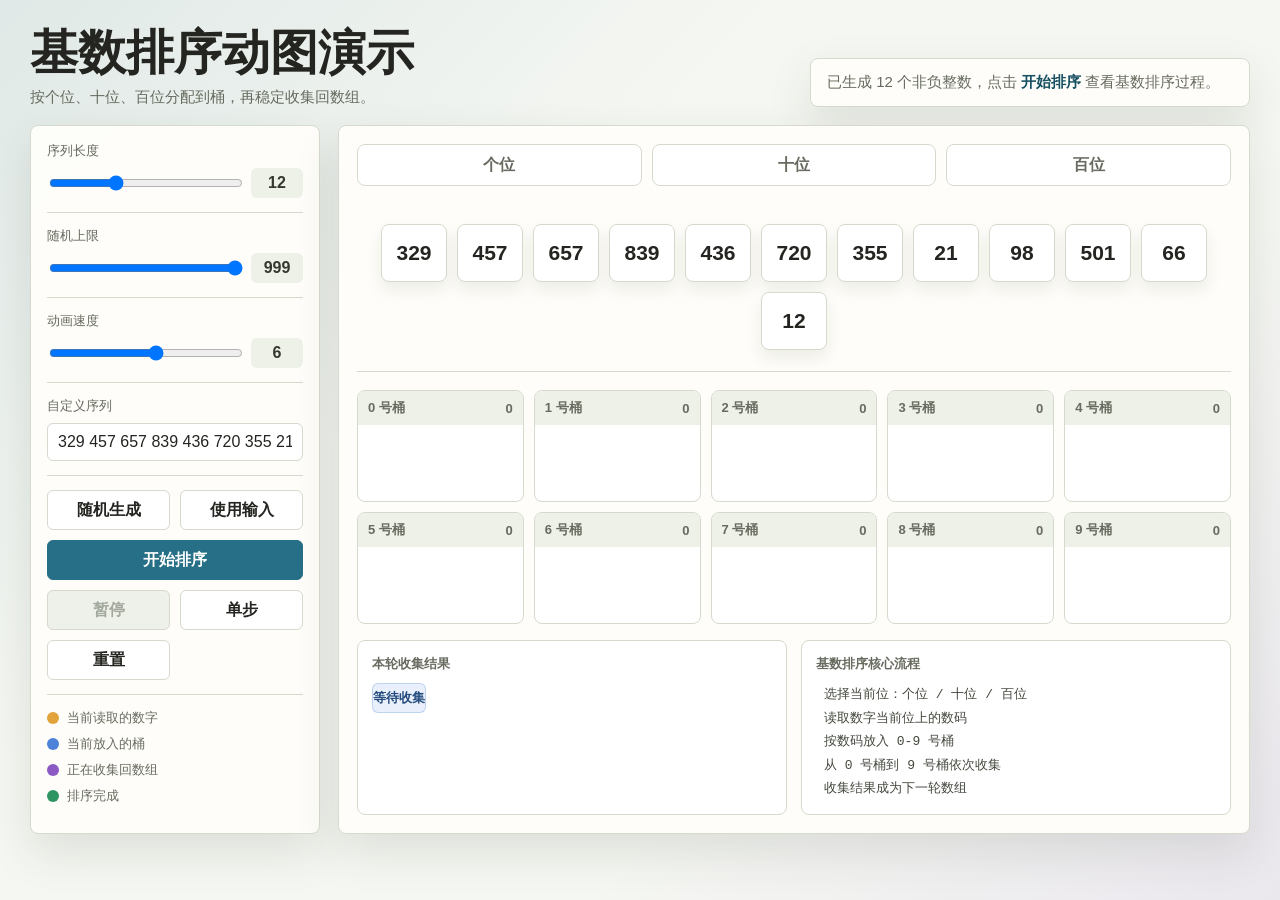
<file: radix-sort-visualizer.html>
<!DOCTYPE html>
<html lang="zh-CN">
<head>
  <meta charset="UTF-8">
  <meta name="viewport" content="width=device-width, initial-scale=1.0">
  <title>基数排序动图演示</title>
  <style>
    :root {
      --bg: #f5f7f2;
      --panel: #fffefa;
      --ink: #242520;
      --muted: #676b5f;
      --line: #d5dacd;
      --accent: #276f86;
      --accent-dark: #174f63;
      --scan: #e1a33a;
      --bucket: #4c82d8;
      --collect: #8c5ac5;
      --done: #2e9462;
      --soft: #edf1e8;
      --shadow: 0 18px 46px rgba(48, 60, 38, 0.12);
    }

    * {
      box-sizing: border-box;
    }

    body {
      margin: 0;
      min-height: 100vh;
      font-family: "Microsoft YaHei", "PingFang SC", Arial, sans-serif;
      color: var(--ink);
      background:
        linear-gradient(135deg, rgba(39, 111, 134, 0.10), transparent 36%),
        linear-gradient(315deg, rgba(140, 90, 197, 0.10), transparent 32%),
        var(--bg);
    }

    main {
      width: min(1220px, calc(100% - 32px));
      margin: 0 auto;
      padding: 28px 0 36px;
    }

    header {
      display: flex;
      justify-content: space-between;
      align-items: flex-end;
      gap: 20px;
      margin-bottom: 18px;
    }

    h1 {
      margin: 0;
      font-size: clamp(28px, 4vw, 48px);
      line-height: 1.05;
      letter-spacing: 0;
    }

    .subtitle {
      margin: 10px 0 0;
      color: var(--muted);
      font-size: 15px;
    }

    .status {
      min-width: min(440px, 100%);
      padding: 14px 16px;
      border: 1px solid var(--line);
      border-radius: 8px;
      background: rgba(255, 254, 250, 0.9);
      box-shadow: var(--shadow);
      color: var(--muted);
      font-size: 15px;
    }

    .status strong {
      color: var(--accent-dark);
    }

    .workspace {
      display: grid;
      grid-template-columns: 290px minmax(0, 1fr);
      gap: 18px;
    }

    .controls,
    .stage {
      border: 1px solid var(--line);
      border-radius: 8px;
      background: rgba(255, 254, 250, 0.94);
      box-shadow: var(--shadow);
    }

    .controls {
      padding: 16px;
    }

    .group {
      padding: 14px 0;
      border-bottom: 1px solid var(--line);
    }

    .group:first-child {
      padding-top: 0;
    }

    .group:last-child {
      padding-bottom: 0;
      border-bottom: 0;
    }

    label {
      display: block;
      margin-bottom: 8px;
      color: var(--muted);
      font-size: 13px;
    }

    input[type="range"],
    input[type="text"] {
      width: 100%;
    }

    input[type="text"] {
      height: 38px;
      padding: 0 10px;
      border: 1px solid var(--line);
      border-radius: 6px;
      background: white;
      color: var(--ink);
      font: inherit;
    }

    .range-row {
      display: grid;
      grid-template-columns: 1fr 52px;
      gap: 10px;
      align-items: center;
    }

    .value-chip {
      min-height: 30px;
      display: inline-flex;
      justify-content: center;
      align-items: center;
      border-radius: 6px;
      background: var(--soft);
      color: #34382f;
      font-weight: 700;
    }

    .button-grid {
      display: grid;
      grid-template-columns: 1fr 1fr;
      gap: 10px;
    }

    button {
      min-height: 40px;
      border: 1px solid var(--line);
      border-radius: 6px;
      background: white;
      color: var(--ink);
      font: inherit;
      font-weight: 700;
      cursor: pointer;
      transition: transform 0.15s ease, background 0.15s ease, border-color 0.15s ease;
    }

    button:hover:not(:disabled) {
      transform: translateY(-1px);
      border-color: #b7c0ad;
      background: #f8faf5;
    }

    button:disabled {
      cursor: not-allowed;
      color: #a3a89d;
      background: #eef1ea;
    }

    .primary {
      grid-column: span 2;
      border-color: var(--accent);
      background: var(--accent);
      color: white;
    }

    .primary:hover:not(:disabled) {
      background: var(--accent-dark);
      border-color: var(--accent-dark);
    }

    .legend {
      display: grid;
      gap: 8px;
      margin: 0;
      padding: 0;
      list-style: none;
      color: var(--muted);
      font-size: 13px;
    }

    .legend li {
      display: flex;
      align-items: center;
      gap: 8px;
    }

    .dot {
      width: 12px;
      height: 12px;
      border-radius: 50%;
      background: var(--accent);
    }

    .stage {
      min-height: 660px;
      padding: 18px;
      overflow: hidden;
    }

    .roundbar {
      display: grid;
      grid-template-columns: repeat(3, 1fr);
      gap: 10px;
      margin-bottom: 16px;
    }

    .round {
      min-height: 42px;
      display: flex;
      align-items: center;
      justify-content: center;
      border: 1px solid var(--line);
      border-radius: 8px;
      background: white;
      color: var(--muted);
      font-weight: 700;
    }

    .round.active {
      border-color: rgba(39, 111, 134, 0.55);
      background: rgba(39, 111, 134, 0.10);
      color: var(--accent-dark);
    }

    .array-area {
      min-height: 170px;
      border-bottom: 1px solid var(--line);
      display: flex;
      flex-wrap: wrap;
      align-content: center;
      justify-content: center;
      gap: 10px;
      padding: 18px 0;
    }

    .number-card {
      width: 66px;
      min-height: 58px;
      display: grid;
      place-items: center;
      border: 1px solid var(--line);
      border-radius: 8px;
      background: white;
      box-shadow: 0 8px 16px rgba(35, 45, 28, 0.08);
      font-size: 21px;
      font-weight: 800;
      transition: transform 0.2s ease, background 0.2s ease, border-color 0.2s ease;
      position: relative;
    }

    .number-card.scan {
      border-color: rgba(225, 163, 58, 0.78);
      background: rgba(225, 163, 58, 0.16);
      transform: translateY(-8px);
    }

    .number-card.collect {
      border-color: rgba(140, 90, 197, 0.72);
      background: rgba(140, 90, 197, 0.14);
      transform: translateY(-8px);
    }

    .number-card.done {
      border-color: rgba(46, 148, 98, 0.55);
      background: rgba(46, 148, 98, 0.12);
    }

    .digit {
      position: absolute;
      right: 6px;
      bottom: 4px;
      min-width: 18px;
      height: 18px;
      display: inline-flex;
      align-items: center;
      justify-content: center;
      border-radius: 5px;
      background: var(--scan);
      color: white;
      font-size: 12px;
      font-weight: 800;
    }

    .bucket-grid {
      display: grid;
      grid-template-columns: repeat(5, 1fr);
      gap: 10px;
      padding-top: 18px;
    }

    .bucket {
      min-height: 112px;
      border: 1px solid var(--line);
      border-radius: 8px;
      background: white;
      overflow: hidden;
    }

    .bucket.active {
      border-color: rgba(76, 130, 216, 0.7);
      box-shadow: inset 0 0 0 2px rgba(76, 130, 216, 0.12);
    }

    .bucket-head {
      display: flex;
      align-items: center;
      justify-content: space-between;
      padding: 8px 10px;
      background: var(--soft);
      color: var(--muted);
      font-size: 13px;
      font-weight: 800;
    }

    .bucket-body {
      min-height: 74px;
      padding: 8px;
      display: flex;
      flex-wrap: wrap;
      align-content: flex-start;
      gap: 6px;
    }

    .pill {
      min-width: 36px;
      height: 30px;
      display: inline-flex;
      align-items: center;
      justify-content: center;
      border-radius: 6px;
      background: rgba(76, 130, 216, 0.12);
      border: 1px solid rgba(76, 130, 216, 0.28);
      color: #254b7e;
      font-weight: 800;
      font-size: 13px;
    }

    .pill.collect {
      background: rgba(140, 90, 197, 0.14);
      border-color: rgba(140, 90, 197, 0.34);
      color: #57347e;
    }

    .trace {
      display: grid;
      grid-template-columns: 1fr 1fr;
      gap: 14px;
      padding-top: 16px;
    }

    .trace-panel {
      min-height: 142px;
      border: 1px solid var(--line);
      border-radius: 8px;
      padding: 14px;
      background: white;
    }

    .trace-title {
      margin: 0 0 10px;
      color: var(--muted);
      font-size: 13px;
      font-weight: 800;
    }

    .code {
      margin: 0;
      padding: 0;
      list-style: none;
      font-family: Consolas, "Courier New", monospace;
      font-size: 13px;
      line-height: 1.8;
      color: #43483d;
    }

    .code li {
      padding: 0 8px;
      border-radius: 5px;
    }

    .code li.active {
      background: rgba(225, 163, 58, 0.22);
      color: #201f1a;
      font-weight: 800;
    }

    .output-row {
      display: flex;
      flex-wrap: wrap;
      gap: 8px;
      min-height: 42px;
    }

    @media (max-width: 920px) {
      header,
      .workspace {
        display: block;
      }

      .status {
        margin-top: 16px;
      }

      .controls {
        margin-bottom: 18px;
      }

      .bucket-grid {
        grid-template-columns: repeat(2, 1fr);
      }

      .trace {
        grid-template-columns: 1fr;
      }
    }

    @media (max-width: 560px) {
      main {
        width: min(100% - 20px, 1220px);
      }

      .roundbar {
        grid-template-columns: 1fr;
      }

      .number-card {
        width: 56px;
        min-height: 52px;
        font-size: 18px;
      }
    }
  </style>
</head>
<body>
  <main>
    <header>
      <div>
        <h1>基数排序动图演示</h1>
        <p class="subtitle">按个位、十位、百位分配到桶，再稳定收集回数组。</p>
      </div>
      <div class="status" id="status">点击 <strong>随机生成</strong> 或 <strong>开始排序</strong>。</div>
    </header>

    <section class="workspace">
      <aside class="controls">
        <div class="group">
          <label for="size">序列长度</label>
          <div class="range-row">
            <input id="size" type="range" min="6" max="24" value="12">
            <span class="value-chip" id="sizeValue">12</span>
          </div>
        </div>

        <div class="group">
          <label for="maxValue">随机上限</label>
          <div class="range-row">
            <input id="maxValue" type="range" min="99" max="999" step="100" value="999">
            <span class="value-chip" id="maxValueText">999</span>
          </div>
        </div>

        <div class="group">
          <label for="speed">动画速度</label>
          <div class="range-row">
            <input id="speed" type="range" min="1" max="10" value="6">
            <span class="value-chip" id="speedValue">6</span>
          </div>
        </div>

        <div class="group">
          <label for="manual">自定义序列</label>
          <input id="manual" type="text" value="329 457 657 839 436 720 355 21 98 501 66 12">
        </div>

        <div class="group">
          <div class="button-grid">
            <button id="randomBtn">随机生成</button>
            <button id="applyBtn">使用输入</button>
            <button id="startBtn" class="primary">开始排序</button>
            <button id="pauseBtn">暂停</button>
            <button id="stepBtn">单步</button>
            <button id="resetBtn">重置</button>
          </div>
        </div>

        <div class="group">
          <ul class="legend">
            <li><span class="dot" style="background: var(--scan)"></span> 当前读取的数字</li>
            <li><span class="dot" style="background: var(--bucket)"></span> 当前放入的桶</li>
            <li><span class="dot" style="background: var(--collect)"></span> 正在收集回数组</li>
            <li><span class="dot" style="background: var(--done)"></span> 排序完成</li>
          </ul>
        </div>
      </aside>

      <section class="stage">
        <div class="roundbar">
          <div class="round" data-exp="1">个位</div>
          <div class="round" data-exp="10">十位</div>
          <div class="round" data-exp="100">百位</div>
        </div>

        <div class="array-area" id="arrayArea"></div>
        <div class="bucket-grid" id="bucketGrid"></div>

        <div class="trace">
          <div class="trace-panel">
            <p class="trace-title">本轮收集结果</p>
            <div class="output-row" id="outputRow"></div>
          </div>

          <div class="trace-panel">
            <p class="trace-title">基数排序核心流程</p>
            <ol class="code" id="code">
              <li data-line="round">选择当前位：个位 / 十位 / 百位</li>
              <li data-line="digit">读取数字当前位上的数码</li>
              <li data-line="bucket">按数码放入 0-9 号桶</li>
              <li data-line="collect">从 0 号桶到 9 号桶依次收集</li>
              <li data-line="copy">收集结果成为下一轮数组</li>
            </ol>
          </div>
        </div>
      </section>
    </section>
  </main>

  <script>
    const state = {
      array: [],
      original: [],
      steps: [],
      index: 0,
      playing: false,
      done: false,
      active: {},
      timer: null
    };

    const els = {
      size: document.querySelector("#size"),
      sizeValue: document.querySelector("#sizeValue"),
      maxValue: document.querySelector("#maxValue"),
      maxValueText: document.querySelector("#maxValueText"),
      speed: document.querySelector("#speed"),
      speedValue: document.querySelector("#speedValue"),
      manual: document.querySelector("#manual"),
      randomBtn: document.querySelector("#randomBtn"),
      applyBtn: document.querySelector("#applyBtn"),
      startBtn: document.querySelector("#startBtn"),
      pauseBtn: document.querySelector("#pauseBtn"),
      stepBtn: document.querySelector("#stepBtn"),
      resetBtn: document.querySelector("#resetBtn"),
      status: document.querySelector("#status"),
      arrayArea: document.querySelector("#arrayArea"),
      bucketGrid: document.querySelector("#bucketGrid"),
      outputRow: document.querySelector("#outputRow"),
      code: document.querySelector("#code"),
      rounds: [...document.querySelectorAll(".round")]
    };

    function randomArray(size, maxValue) {
      return Array.from({ length: size }, () => Math.floor(Math.random() * maxValue));
    }

    function parseManual() {
      return els.manual.value
        .split(/[\s,，]+/)
        .map(Number)
        .filter((value) => Number.isInteger(value) && value >= 0)
        .slice(0, 24);
    }

    function digitOf(value, exp) {
      return Math.floor(value / exp) % 10;
    }

    function maxExp(values) {
      const max = Math.max(...values, 0);
      let exp = 1;
      while (Math.floor(max / exp) >= 10) exp *= 10;
      return exp;
    }

    function setArray(next) {
      state.array = next.slice();
      state.original = next.slice();
      state.steps = buildSteps(next);
      state.index = 0;
      state.playing = false;
      state.done = false;
      state.active = {};
      stopTimer();
      render();
      setStatus(`已生成 ${next.length} 个非负整数，点击 <strong>开始排序</strong> 查看基数排序过程。`);
    }

    function buildSteps(source) {
      let arr = source.slice();
      const steps = [];
      const lastExp = maxExp(arr);

      for (let exp = 1; exp <= lastExp; exp *= 10) {
        const buckets = Array.from({ length: 10 }, () => []);
        steps.push({
          type: "round",
          array: arr.slice(),
          exp,
          buckets: cloneBuckets(buckets),
          output: [],
          line: "round"
        });

        for (let i = 0; i < arr.length; i++) {
          const value = arr[i];
          const digit = digitOf(value, exp);
          steps.push({
            type: "scan",
            array: arr.slice(),
            exp,
            scanIndex: i,
            digit,
            buckets: cloneBuckets(buckets),
            output: [],
            line: "digit"
          });
          buckets[digit].push(value);
          steps.push({
            type: "bucket",
            array: arr.slice(),
            exp,
            scanIndex: i,
            digit,
            buckets: cloneBuckets(buckets),
            output: [],
            line: "bucket"
          });
        }

        const output = [];
        for (let bucketIndex = 0; bucketIndex < buckets.length; bucketIndex++) {
          while (buckets[bucketIndex].length) {
            const value = buckets[bucketIndex].shift();
            output.push(value);
            steps.push({
              type: "collect",
              array: arr.slice(),
              exp,
              bucketIndex,
              collectedValue: value,
              buckets: cloneBuckets(buckets),
              output: output.slice(),
              line: "collect"
            });
          }
        }

        arr = output.slice();
        steps.push({
          type: "copy",
          array: arr.slice(),
          exp,
          buckets: cloneBuckets(buckets),
          output: output.slice(),
          line: "copy"
        });
      }

      steps.push({
        type: "done",
        array: arr.slice(),
        exp: lastExp,
        buckets: Array.from({ length: 10 }, () => []),
        output: arr.slice(),
        line: "copy"
      });
      return steps;
    }

    function cloneBuckets(buckets) {
      return buckets.map((bucket) => bucket.slice());
    }

    function render() {
      renderRounds();
      renderArray();
      renderBuckets();
      renderOutput();
      renderCode();
      updateButtons();
    }

    function renderRounds() {
      els.rounds.forEach((round) => {
        const exp = Number(round.dataset.exp);
        round.classList.toggle("active", exp === state.active.exp);
      });
    }

    function renderArray() {
      els.arrayArea.innerHTML = "";
      state.array.forEach((value, index) => {
        const card = document.createElement("div");
        const digit = document.createElement("span");
        const classes = ["number-card"];
        const activeDigit = state.active.exp ? digitOf(value, state.active.exp) : "";

        if (state.done) classes.push("done");
        if (index === state.active.scanIndex) classes.push("scan");
        if (state.active.type === "collect" && value === state.active.collectedValue) classes.push("collect");

        card.className = classes.join(" ");
        card.textContent = value;

        if (state.active.exp && !state.done) {
          digit.className = "digit";
          digit.textContent = activeDigit;
          card.appendChild(digit);
        }

        els.arrayArea.appendChild(card);
      });
    }

    function renderBuckets() {
      els.bucketGrid.innerHTML = "";
      const buckets = state.active.buckets || Array.from({ length: 10 }, () => []);

      for (let i = 0; i < 10; i++) {
        const bucket = document.createElement("div");
        const head = document.createElement("div");
        const body = document.createElement("div");

        bucket.className = "bucket";
        if (i === state.active.digit || i === state.active.bucketIndex) {
          bucket.classList.add("active");
        }

        head.className = "bucket-head";
        head.innerHTML = `<span>${i} 号桶</span><span>${buckets[i].length}</span>`;
        body.className = "bucket-body";

        buckets[i].forEach((value) => {
          const pill = document.createElement("span");
          pill.className = `pill${i === state.active.bucketIndex ? " collect" : ""}`;
          pill.textContent = value;
          body.appendChild(pill);
        });

        bucket.appendChild(head);
        bucket.appendChild(body);
        els.bucketGrid.appendChild(bucket);
      }
    }

    function renderOutput() {
      els.outputRow.innerHTML = "";
      const output = state.active.output || [];
      if (!output.length) {
        const empty = document.createElement("span");
        empty.className = "pill";
        empty.textContent = "等待收集";
        els.outputRow.appendChild(empty);
        return;
      }

      output.forEach((value) => {
        const pill = document.createElement("span");
        pill.className = "pill collect";
        pill.textContent = value;
        els.outputRow.appendChild(pill);
      });
    }

    function renderCode() {
      els.code.querySelectorAll("li").forEach((line) => {
        line.classList.toggle("active", line.dataset.line === state.active.line);
      });
    }

    function setStatus(html) {
      els.status.innerHTML = html;
    }

    function expName(exp) {
      if (exp === 1) return "个位";
      if (exp === 10) return "十位";
      if (exp === 100) return "百位";
      if (exp === 1000) return "千位";
      return `${exp} 位`;
    }

    function describe(step) {
      if (!step) return "";
      if (step.type === "round") return `开始按 <strong>${expName(step.exp)}</strong> 排序，这一轮只看当前位上的数码。`;
      if (step.type === "scan") return `读取 <strong>${step.array[step.scanIndex]}</strong> 的 ${expName(step.exp)}，数码是 <strong>${step.digit}</strong>。`;
      if (step.type === "bucket") return `把 <strong>${step.array[step.scanIndex]}</strong> 放入 <strong>${step.digit} 号桶</strong>。`;
      if (step.type === "collect") return `从 <strong>${step.bucketIndex} 号桶</strong> 收集 <strong>${step.collectedValue}</strong>，保持同桶内原有顺序。`;
      if (step.type === "copy") return `本轮收集完成，结果成为下一轮输入数组。`;
      if (step.type === "done") return `排序完成，序列已经从小到大排列。`;
      return "正在演示基数排序。";
    }

    function stepForward() {
      if (state.index >= state.steps.length) {
        finish();
        return;
      }

      const step = state.steps[state.index++];
      state.array = step.array.slice();
      state.active = step;
      state.done = step.type === "done";
      setStatus(describe(step));
      render();

      if (state.done) finish();
    }

    function play() {
      if (state.done) reset();
      state.playing = true;
      updateButtons();
      stopTimer();
      state.timer = setInterval(() => {
        stepForward();
        if (!state.playing) stopTimer();
      }, delay());
    }

    function pause() {
      state.playing = false;
      stopTimer();
      updateButtons();
    }

    function reset() {
      state.array = state.original.slice();
      state.index = 0;
      state.playing = false;
      state.done = false;
      state.active = {};
      stopTimer();
      render();
      setStatus(`已重置序列，点击 <strong>开始排序</strong> 重新播放。`);
    }

    function finish() {
      state.playing = false;
      state.done = true;
      stopTimer();
      updateButtons();
    }

    function stopTimer() {
      if (state.timer) clearInterval(state.timer);
      state.timer = null;
    }

    function delay() {
      return 980 - Number(els.speed.value) * 82;
    }

    function updateButtons() {
      els.pauseBtn.disabled = !state.playing;
      els.stepBtn.disabled = state.playing || state.done;
      els.startBtn.textContent = state.done ? "重新播放" : "开始排序";
    }

    els.size.addEventListener("input", () => {
      els.sizeValue.textContent = els.size.value;
    });

    els.maxValue.addEventListener("input", () => {
      els.maxValueText.textContent = els.maxValue.value;
    });

    els.speed.addEventListener("input", () => {
      els.speedValue.textContent = els.speed.value;
      if (state.playing) play();
    });

    els.randomBtn.addEventListener("click", () => {
      const next = randomArray(Number(els.size.value), Number(els.maxValue.value));
      els.manual.value = next.join(" ");
      setArray(next);
    });

    els.applyBtn.addEventListener("click", () => {
      const next = parseManual();
      if (next.length < 2) {
        setStatus(`请输入至少 <strong>2</strong> 个非负整数。`);
        return;
      }
      els.size.value = next.length;
      els.sizeValue.textContent = next.length;
      setArray(next);
    });

    els.startBtn.addEventListener("click", play);
    els.pauseBtn.addEventListener("click", pause);
    els.stepBtn.addEventListener("click", stepForward);
    els.resetBtn.addEventListener("click", reset);

    setArray(parseManual());
  </script>
</body>
</html>
</file>
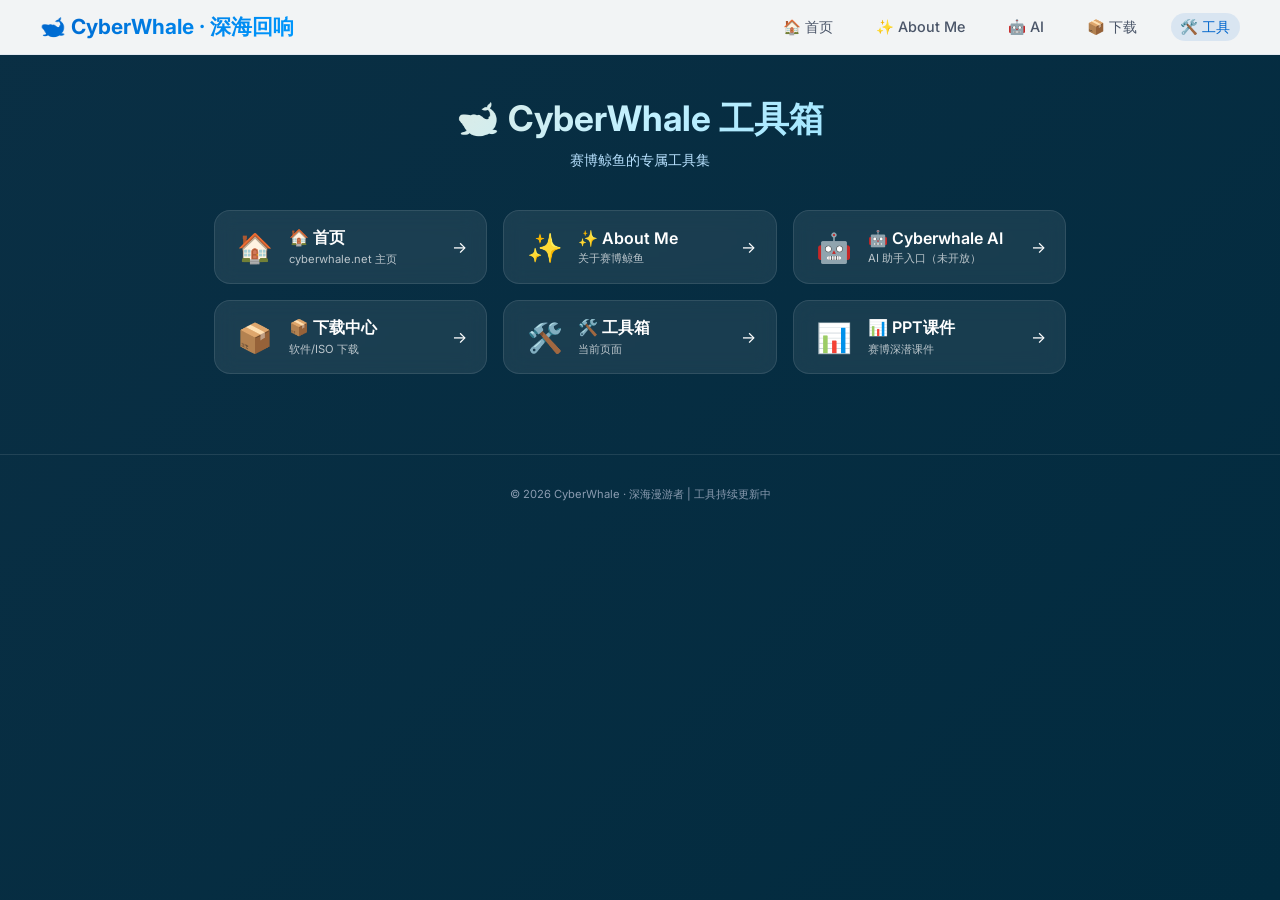
<file: tools.html>
<!DOCTYPE html>
<html lang="zh-CN">

<head>
    <meta charset="UTF-8">
    <meta name="viewport" content="width=device-width, initial-scale=1.0, user-scalable=yes">
    <title>CyberWhale 工具集</title>
    <link
        href="https://fonts.googleapis.com/css2?family=Inter:opsz,wght@14..32,300;14..32,400;14..32,500;14..32,600;14..32,700&display=swap"
        rel="stylesheet">
    <style>
        * {
            margin: 0;
            padding: 0;
            box-sizing: border-box;
        }

        body {
            font-family: 'Inter', system-ui, -apple-system, sans-serif;
            background: linear-gradient(135deg, #0a2f44 0%, #022b3f 100%);
            min-height: 100vh;
            color: #fff;
        }

        .top-toolbar {
            position: fixed;
            top: 0;
            left: 0;
            width: 100%;
            background: rgba(255, 255, 255, 0.95);
            backdrop-filter: blur(12px);
            z-index: 100;
            padding: 0.8rem 1.5rem;
            border-bottom: 1px solid #e2e8f0;
        }

        .toolbar-container {
            max-width: 1200px;
            margin: 0 auto;
            display: flex;
            flex-wrap: wrap;
            justify-content: space-between;
            align-items: center;
            gap: 1rem;
        }

        .logo-area {
            font-weight: 700;
            font-size: 1.3rem;
            background: linear-gradient(135deg, #0066cc, #0099ff);
            background-clip: text;
            -webkit-background-clip: text;
            color: transparent;
            text-decoration: none;
        }

        .nav-links {
            display: flex;
            gap: 1.5rem;
            align-items: center;
            flex-wrap: wrap;
        }

        .nav-item {
            text-decoration: none;
            font-weight: 500;
            font-size: 0.9rem;
            color: #4a5568;
            padding: 0.3rem 0.6rem;
            border-radius: 40px;
            transition: all 0.2s;
        }

        .nav-item:hover {
            background: rgba(0, 100, 200, 0.08);
            color: #0066cc;
        }

        .nav-item.active {
            color: #0066cc;
            background: rgba(0, 100, 200, 0.1);
        }

        .container {
            max-width: 900px;
            margin: 0 auto;
            padding: 6rem 1.5rem 3rem;
        }

        .page-header {
            text-align: center;
            margin-bottom: 2.5rem;
        }

        h1 {
            font-size: 2.2rem;
            font-weight: 700;
            background: linear-gradient(135deg, #FFE6C7, #C0F0FF, #7FDBFF);
            background-clip: text;
            -webkit-background-clip: text;
            color: transparent;
            margin-bottom: 0.5rem;
        }

        .subtitle {
            color: #b9e2ff;
            font-size: 0.9rem;
        }

        .tools-grid {
            display: grid;
            grid-template-columns: repeat(auto-fill, minmax(240px, 1fr));
            gap: 1rem;
        }

        .tool-card {
            background: rgba(255, 255, 255, 0.08);
            backdrop-filter: blur(10px);
            border-radius: 1rem;
            padding: 1rem 1.2rem;
            transition: all 0.25s ease;
            border: 1px solid rgba(255, 255, 255, 0.1);
            text-decoration: none;
            color: white;
            display: flex;
            align-items: center;
            gap: 0.8rem;
        }

        .tool-card:hover {
            background: rgba(255, 255, 255, 0.18);
            transform: translateY(-2px);
            border-color: #3cc5ff;
        }

        .tool-icon {
            font-size: 1.8rem;
            min-width: 42px;
            text-align: center;
        }

        .tool-info {
            flex: 1;
        }

        .tool-name {
            font-size: 1rem;
            font-weight: 600;
            margin-bottom: 0.2rem;
        }

        .tool-desc {
            font-size: 0.7rem;
            opacity: 0.7;
        }

        .footer-note {
            text-align: center;
            padding: 2rem;
            font-size: 0.7rem;
            color: #8a9bb0;
            border-top: 1px solid rgba(255, 255, 255, 0.1);
            margin-top: 2rem;
        }

        @media (max-width: 600px) {
            .container {
                padding: 5rem 1rem 2rem;
            }

            .tools-grid {
                grid-template-columns: 1fr;
            }
        }
    </style>
</head>

<body>

    <div class="top-toolbar">
        <div class="toolbar-container">
            <a href="https://cyberwhale.net" class="logo-area">🐋 CyberWhale · 深海回响</a>
            <div class="nav-links">
                <a href="https://cyberwhale.net" class="nav-item">🏠 首页</a>
                <a href="https://about.cyberwhale.net" class="nav-item">✨ About Me</a>
                <a href="https://cyberwhale.net/ai" class="nav-item">🤖 AI</a>
                <a href="https://cyberwhale.net/download.html" class="nav-item">📦 下载</a>
                <a href="#" class="nav-item active">🛠️ 工具</a>
            </div>
        </div>
    </div>

    <div class="container">
        <div class="page-header">
            <h1>🐋 CyberWhale 工具箱</h1>
            <div class="subtitle">赛博鲸鱼的专属工具集</div>
        </div>

        <div class="tools-grid" id="toolsContainer"></div>
    </div>

    <div class="footer-note">
        © 2026 CyberWhale · 深海漫游者 | 工具持续更新中
    </div>

    <script>
        // 你的 CyberWhale 工具列表
        const tools = [
            { name: "🏠 首页", desc: "cyberwhale.net 主页", url: "https://cyberwhale.net" },
            { name: "✨ About Me", desc: "关于赛博鲸鱼", url: "https://cyberwhale.net/about" },
            { name: "🤖 Cyberwhale AI", desc: "AI 助手入口（未开放）", url: "https://cyberwhale.net/ai" },
            { name: "📦 下载中心", desc: "软件/ISO 下载", url: "https://cyberwhale.net/download" },
            { name: "🛠️ 工具箱", desc: "当前页面", url: "https://cyberwhale.net/tools" },
            { name: "📊 PPT课件", desc: "赛博深潜课件", url: "https://cyberwhale.net/courseware" }
        ];

        const container = document.getElementById('toolsContainer');
        if (container) {
            container.innerHTML = tools.map(tool => `
                <a href="${tool.url}" class="tool-card" target="_blank" rel="noopener noreferrer">
                    <div class="tool-icon">${tool.name.split(' ')[0]}</div>
                    <div class="tool-info">
                        <div class="tool-name">${tool.name}</div>
                        <div class="tool-desc">${tool.desc}</div>
                    </div>
                    <div class="tool-link">→</div>
                </a>
            `).join('');
        }
    </script>
</body>

</html>
</file>
